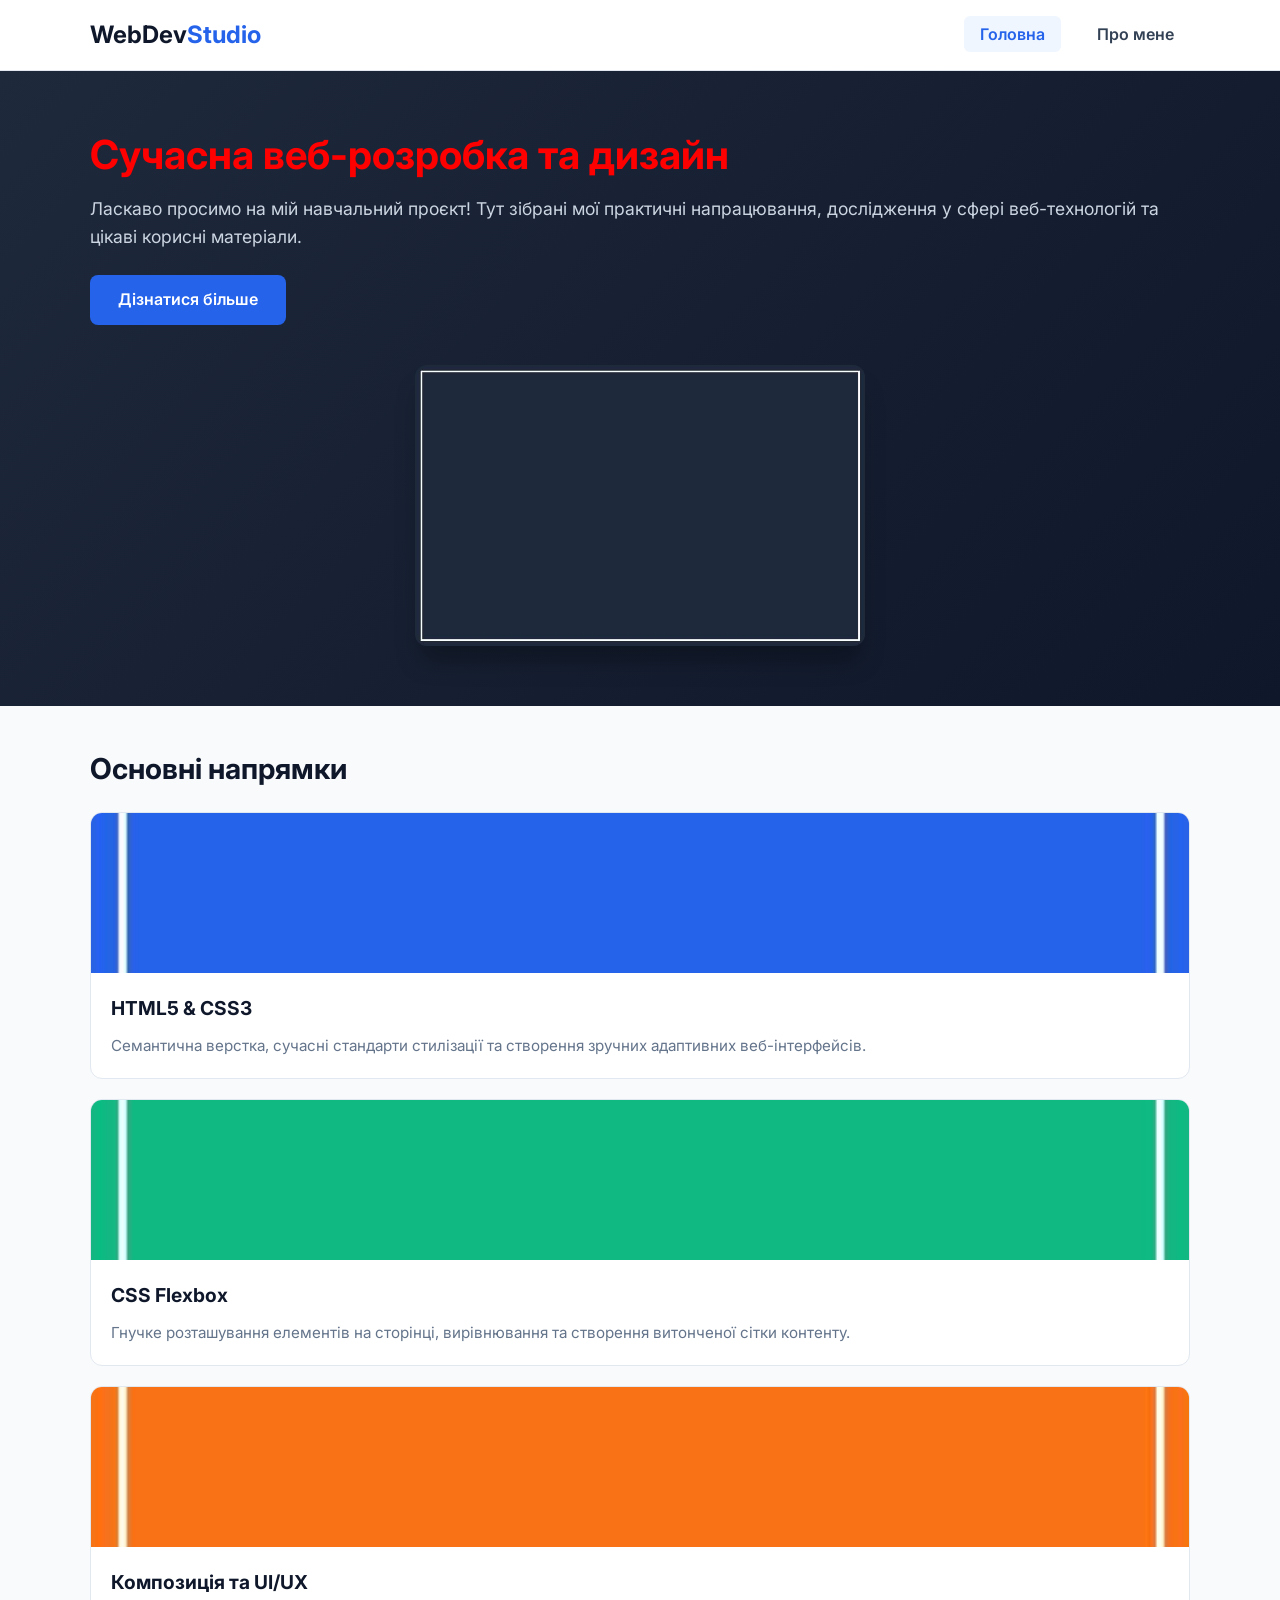
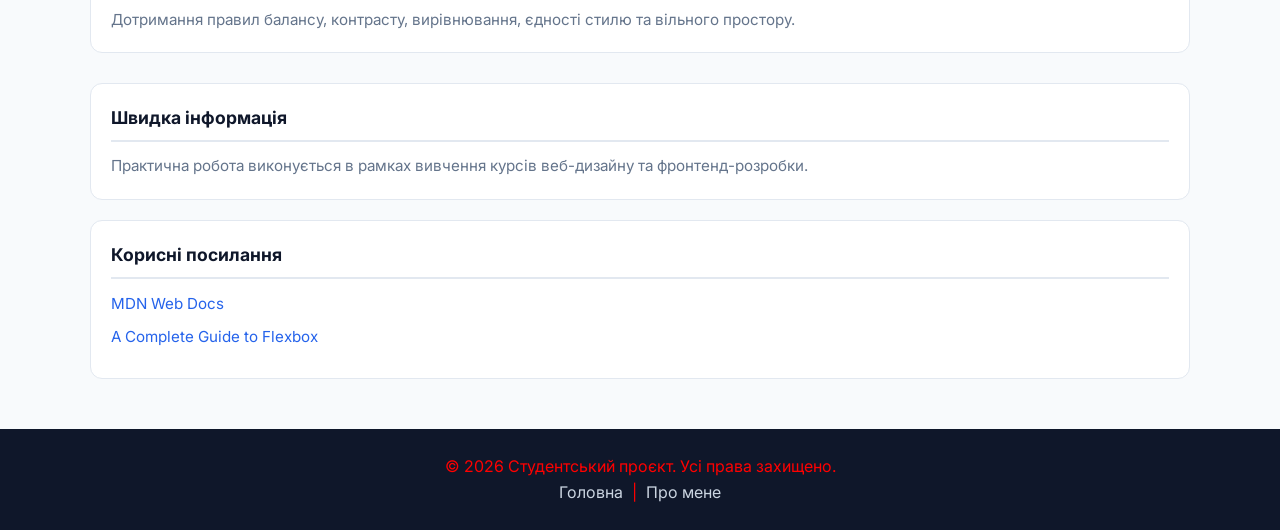
<file: index.html>
<!DOCTYPE html>
<html lang="uk">
<head>
    <meta charset="UTF-8">
    <meta name="viewport" content="width=device-width, initial-scale=1.0">
    <title>Головна - IT & Web Design</title>
    <link rel="stylesheet" href="style.css">
    <link rel="preconnect" href="https://fonts.googleapis.com">
    <link rel="preconnect" href="https://fonts.gstatic.com" crossorigin>
    <link href="https://fonts.googleapis.com/css2?family=Inter:wght@300;400;600;700&display=swap" rel="stylesheet">
</head>
<body>

    <!-- Шапка сайту -->
    <header class="site-header">
        <div class="container header-container">
            <div class="logo">
                <a href="index.html">WebDev<span>Studio</span></a>
            </div>
            <nav class="main-nav">
                <ul class="nav-list">
                    <li><a href="index.html" class="active">Головна</a></li>
                    <li><a href="about.html">Про мене</a></li>
                </ul>
            </nav>
        </div>
    </header>

    <!-- Головний банер (Hero Section) -->
    <section class="hero-section">
        <div class="container hero-container">
            <div class="hero-content">
                <h1>Сучасна веб-розробка та дизайн</h1>
                <p>Ласкаво просимо на мій навчальний проєкт! Тут зібрані мої практичні напрацювання, дослідження у сфері веб-технологій та цікаві корисні матеріали.</p>
                <a href="about.html" class="btn">Дізнатися більше</a>
            </div>
            <div class="hero-image">
                <img src="images/hero.jpg" alt="Веб-розробка">
            </div>
        </div>
    </section>

    <!-- Основний контент з боковою панеллю -->
    <main class="container main-content">
        <section class="cards-section">
            <h2 class="section-title" onclick="popWindow()" id="for_test">Основні напрямки</h2>
            <div class="cards-grid">
                <article class="card">
                    <img src="images/card1.jpg" alt="HTML5 & CSS3">
                    <div class="card-body">
                        <h3>HTML5 & CSS3</h3>
                        <p>Семантична верстка, сучасні стандарти стилізації та створення зручних адаптивних веб-інтерфейсів.</p>
                    </div>
                </article>
                <article class="card">
                    <img src="images/card2.jpg" alt="Flexbox Layout">
                    <div class="card-body">
                        <h3>CSS Flexbox</h3>
                        <p>Гнучке розташування елементів на сторінці, вирівнювання та створення витонченої сітки контенту.</p>
                    </div>
                </article>
                <article class="card">
                    <img src="images/card3.jpg" alt="UI/UX Design">
                    <div class="card-body">
                        <h3>Композиція та UI/UX</h3>
                        <p>Дотримання правил балансу, контрасту, вирівнювання, єдності стилю та вільного простору.</p>
                    </div>
                </article>
            </div>
        </section>

        <aside class="sidebar">
            <div class="widget">
                <h3>Швидка інформація</h3>
                <p>Практична робота виконується в рамках вивчення курсів веб-дизайну та фронтенд-розробки.</p>
            </div>
            <div class="widget">
                <h3>Корисні посилання</h3>
                <ul class="widget-list">
                    <li><a href="https://developer.mozilla.org/" target="_blank">MDN Web Docs</a></li>
                    <li><a href="https://css-tricks.com/snippets/css/a-guide-to-flexbox/" target="_blank">A Complete Guide to Flexbox</a></li>
                </ul>
            </div>
        </aside>
    </main>

    <!-- Підвал сайту -->
    <footer class="site-footer">
        <div class="container footer-container">
            <p>&copy; 2026 Студентський проєкт. Усі права захищено.</p>
            <div class="footer-links">
                <a href="index.html">Головна</a> | 
                <a href="about.html">Про мене</a>
            </div>
        </div>
    </footer>
 <script src="script.js"></script>
</body>
</html>
</file>
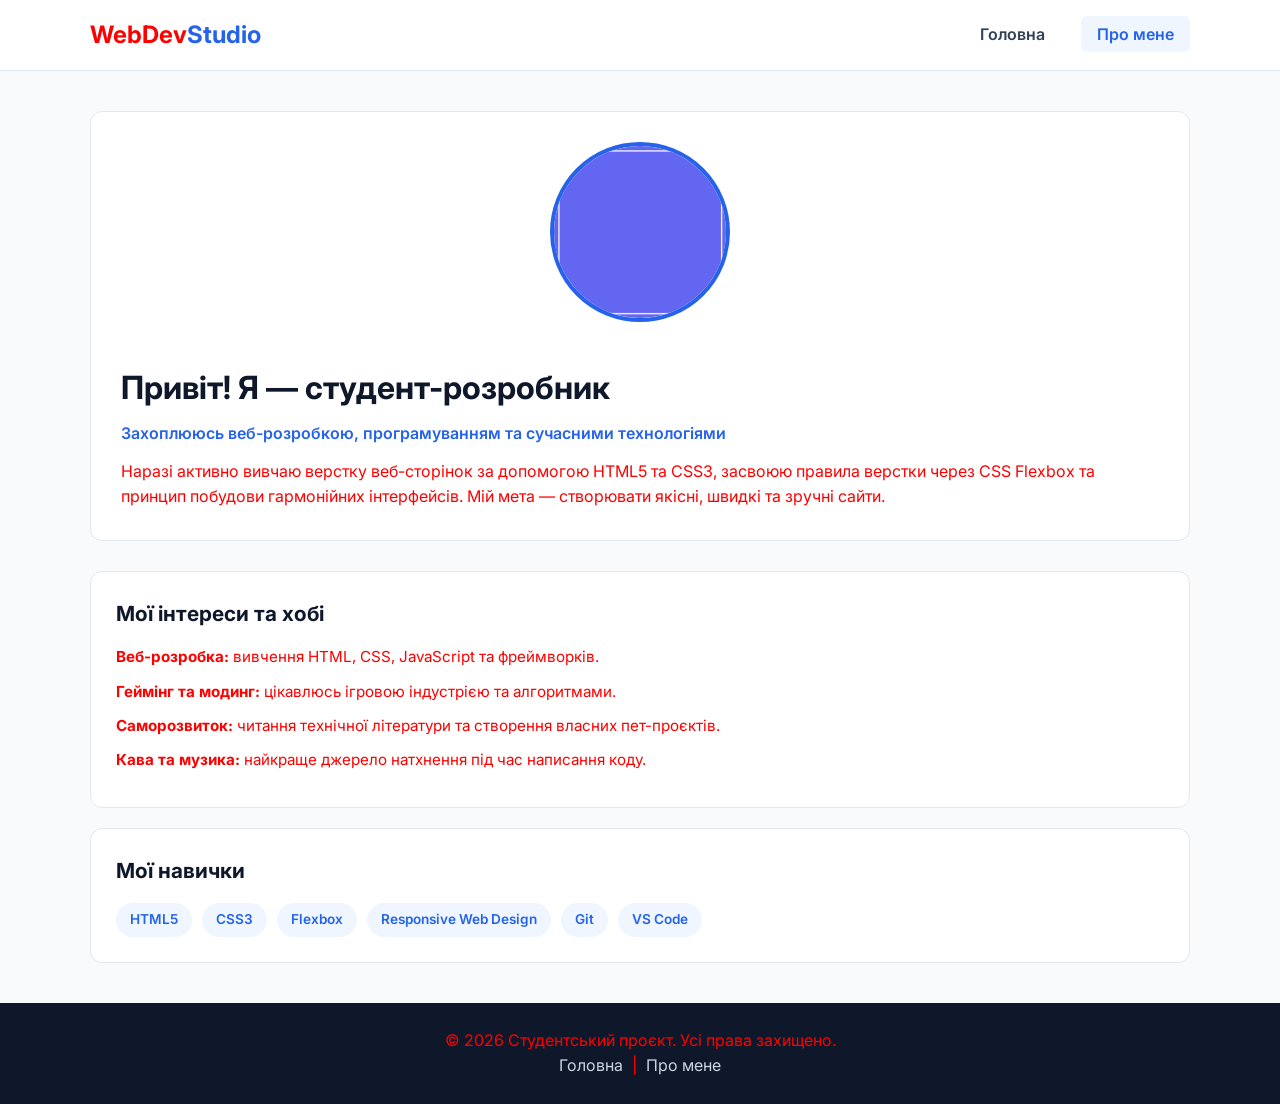
<file: about.html>
<!DOCTYPE html>
<html lang="uk">
<head>
    <meta charset="UTF-8">
    <meta name="viewport" content="width=device-width, initial-scale=1.0">
    <title>Про мене - IT & Web Design</title>
    <link rel="stylesheet" href="style.css">
    <link rel="preconnect" href="https://fonts.googleapis.com">
    <link rel="preconnect" href="https://fonts.gstatic.com" crossorigin>
    <link href="https://fonts.googleapis.com/css2?family=Inter:wght@300;400;600;700&display=swap" rel="stylesheet">
</head>
<body>

    <!-- Шапка сайту -->
    <header class="site-header">
        <div class="container header-container">
            <div class="logo">
                <a href="index.html" style="color: red" >WebDev<span>Studio</span></a>
            </div>
            <nav class="main-nav">
                <ul class="nav-list">
                    <li><a href="index.html">Головна</a></li>
                    <li><a href="about.html" class="active">Про мене</a></li>
                </ul>
            </nav>
        </div>
    </header>
	
    <!-- Про мене - Основна секція -->
    <main class="container about-page">
        <section class="about-profile">
            <div class="profile-image">
                <img src="images/profile.jpg" alt="Фото студента">
            </div>
            <div class="profile-info">
                <h1>Привіт! Я — студент-розробник</h1>
                <p class="subtitle">Захоплююсь веб-розробкою, програмуванням та сучасними технологіями</p>
                <p>Наразі активно вивчаю верстку веб-сторінок за допомогою HTML5 та CSS3, засвоюю правила верстки через CSS Flexbox та принцип побудови гармонійних інтерфейсів. Мій мета — створювати якісні, швидкі та зручні сайти.</p>
            </div>
        </section>

        <section class="about-details">
            <div class="detail-box">
                <h2>Мої інтереси та хобі</h2>
                <ul class="interests-list">
                    <li><strong>Веб-розробка:</strong> вивчення HTML, CSS, JavaScript та фреймворків.</li>
                    <li><strong>Геймінг та модинг:</strong> цікавлюсь ігровою індустрією та алгоритмами.</li>
                    <li><strong>Саморозвиток:</strong> читання технічної літератури та створення власних пет-проєктів.</li>
                    <li><strong>Кава та музика:</strong> найкраще джерело натхнення під час написання коду.</li>
                </ul>
            </div>

            <div class="detail-box">
                <h2>Мої навички</h2>
                <div class="skills-tags">
                    <span class="tag">HTML5</span>
                    <span class="tag">CSS3</span>
                    <span class="tag">Flexbox</span>
                    <span class="tag">Responsive Web Design</span>
                    <span class="tag">Git</span>
                    <span class="tag">VS Code</span>
                </div>
            </div>
        </section>
    </main>

    <!-- Підвал сайту -->
    <footer class="site-footer">
        <div class="container footer-container">
            <p>&copy; 2026 Студентський проєкт. Усі права захищено.</p>
            <div class="footer-links">
                <a href="index.html">Головна</a> | 
                <a href="about.html">Про мене</a>
            </div>
        </div>
    </footer>

</body>
</html>
</file>
<file: style.css>
/* ==========================================================================
   ОСНОВНІ СТИЛІ ТА СКИДАННЯ (RESET & VARIABLES)
   ========================================================================== */

:root {
    --primary-color: #2563eb;       /* Акцентний синій */
    --primary-hover: #1d4ed8;
    --dark-color: #0f172a;          /* Текст та темні елементи */
    --light-bg: #f8fafc;            /* Світлий фон сторінки */
    --card-bg: #ffffff;             /* Фон карток */
    --text-color: #334155;          /* Основний колір тексту */
    --text-light: #64748b;         /* Другорядний текст */
    --border-color: #e2e8f0;       /* Колір меж */
    --font-family: 'Inter', system-ui, -apple-system, sans-serif;
    --border-radius: 12px;
    --transition: all 0.3s ease;
}

* {
    box-sizing: border-box;
    margin: 0;
    padding: 0;
}

body {
    font-family: var(--font-family);
    background-color: var(--light-bg);
    color: var(--text-color);
    line-height: 1.6;
    display: flex;
    flex-direction: column;
    min-height: 100vh;
}

/* Контейнер для центрування з дотриманням полів */
.container {
    width: 100%;
    max-width: 1140px;
    margin: 0 auto;
    padding: 0 20px;
}

/* ==========================================================================
   ШАПКА ТА НАВІГАЦІЯ (HEADER & NAV) - FLEXBOX
   ========================================================================== */

.site-header {
    background-color: var(--card-bg);
    border-bottom: 1px solid var(--border-color);
    position: sticky;
    top: 0;
    z-index: 100;
}

.header-container {
    display: flex;
    justify-content: space-between;
    align-items: center;
    height: 70px;
}

.logo a {
    font-size: 1.5rem;
    font-weight: 700;
    color: var(--dark-color);
    text-decoration: none;
}

.logo a span {
    color: var(--primary-color);
}

.nav-list {
    display: flex;
    list-style: none;
    gap: 20px;
}

.nav-list a {
    text-decoration: none;
    color: var(--text-color);
    font-weight: 600;
    padding: 8px 16px;
    border-radius: 6px;
    transition: var(--transition);
}

.nav-list a:hover,
.nav-list a.active {
    color: var(--primary-color);
    background-color: #eff6ff;
}

/* ==========================================================================
   HERO СЕКЦІЯ (HERO BANNER) - FLEXBOX
   ========================================================================== */

.hero-section {
    background: linear-gradient(135deg, #1e293b 0%, #0f172a 100%);
    color: #ffffff;
    padding: 60px 0;
    margin-bottom: 40px;
}

.hero-container {
    display: flex;
    align-items: center;
    justify-content: space-between;
    gap: 40px;
}

.hero-content {
    flex: 1;
}

.hero-content h1 {
    font-size: 2.5rem;
    line-height: 1.2;
    margin-bottom: 16px;
}

.hero-content p {
    font-size: 1.1rem;
    color: #cbd5e1;
    margin-bottom: 24px;
}

.btn {
    display: inline-block;
    background-color: var(--primary-color);
    color: #ffffff;
    padding: 12px 28px;
    text-decoration: none;
    border-radius: 8px;
    font-weight: 600;
    transition: var(--transition);
}

.btn:hover {
    background-color: var(--primary-hover);
    transform: translateY(-2px);
}

.hero-image {
    flex: 1;
    display: flex;
    justify-content: center;
}

.hero-image img {
    width: 100%;
    max-width: 450px;
    border-radius: var(--border-radius);
    box-shadow: 0 20px 25px -5px rgba(0, 0, 0, 0.3);
}

/* ==========================================================================
   ОСНОВНА ЧАСТИНА (MAIN CONTENT & SIDEBAR) - FLEXBOX
   ========================================================================== */

.main-content {
    display: flex;
    gap: 30px;
    margin-bottom: 50px;
    flex: 1;
}

.cards-section {
    flex: 3;
}

.section-title {
    font-size: 1.8rem;
    margin-bottom: 20px;
    color: var(--dark-color);
}

.cards-grid {
    display: flex;
    gap: 20px;
    flex-wrap: wrap;
}

.card {
    background-color: var(--card-bg);
    border: 1px solid var(--border-color);
    border-radius: var(--border-radius);
    overflow: hidden;
    flex: 1 1 calc(33.333% - 14px);
    min-width: 220px;
    display: flex;
    flex-direction: column;
    transition: var(--transition);
}

.card:hover {
    transform: translateY(-5px);
    box-shadow: 0 10px 15px -3px rgba(0, 0, 0, 0.1);
}

.card img {
    width: 100%;
    height: 160px;
    object-fit: cover;
}

.card-body {
    padding: 20px;
    display: flex;
    flex-direction: column;
    flex: 1;
}

.card-body h3 {
    margin-bottom: 10px;
    font-size: 1.2rem;
    color: var(--dark-color);
}

.card-body p {
    color: var(--text-light);
    font-size: 0.95rem;
}

/* Sidebar */
.sidebar {
    flex: 1;
    display: flex;
    flex-direction: column;
    gap: 20px;
    min-width: 250px;
}

.widget {
    background-color: var(--card-bg);
    padding: 20px;
    border-radius: var(--border-radius);
    border: 1px solid var(--border-color);
}

.widget h3 {
    margin-bottom: 12px;
    font-size: 1.1rem;
    color: var(--dark-color);
    border-bottom: 2px solid var(--border-color);
    padding-bottom: 8px;
}

.widget p {
    font-size: 0.95rem;
    color: var(--text-light);
}

.widget-list {
    list-style: none;
}

.widget-list li {
    margin-bottom: 8px;
}

.widget-list a {
    color: var(--primary-color);
    text-decoration: none;
    font-size: 0.95rem;
}

.widget-list a:hover {
    text-decoration: underline;
}

/* ==========================================================================
   СТОРОНА "ПРО МЕНЕ" (ABOUT PAGE) - FLEXBOX
   ========================================================================== */

.about-page {
    padding: 40px 20px;
    flex: 1;
}

.about-profile {
    display: flex;
    align-items: center;
    gap: 40px;
    background-color: var(--card-bg);
    padding: 30px;
    border-radius: var(--border-radius);
    border: 1px solid var(--border-color);
    margin-bottom: 30px;
}

.profile-image img {
    width: 180px;
    height: 180px;
    border-radius: 50%;
    object-fit: cover;
    border: 4px solid var(--primary-color);
}

.profile-info {
    flex: 1;
}

.profile-info h1 {
    font-size: 2rem;
    color: var(--dark-color);
    margin-bottom: 8px;
}

.profile-info .subtitle {
    font-weight: 600;
    color: var(--primary-color);
    margin-bottom: 12px;
}

.about-details {
    display: flex;
    gap: 20px;
}

.detail-box {
    flex: 1;
    background-color: var(--card-bg);
    padding: 25px;
    border-radius: var(--border-radius);
    border: 1px solid var(--border-color);
}

.detail-box h2 {
    font-size: 1.3rem;
    margin-bottom: 15px;
    color: var(--dark-color);
}

.interests-list {
    list-style: none;
}

.interests-list li {
    margin-bottom: 10px;
    font-size: 0.95rem;
}

.skills-tags {
    display: flex;
    flex-wrap: wrap;
    gap: 10px;
}

.tag {
    background-color: #eff6ff;
    color: var(--primary-color);
    padding: 6px 14px;
    border-radius: 20px;
    font-size: 0.85rem;
    font-weight: 600;
}

/* ==========================================================================
   ПІДВАЛ (FOOTER) - FLEXBOX
   ========================================================================== */

.site-footer {
    background-color: var(--dark-color);
    color: #94a3b8;
    padding: 25px 0;
    margin-top: auto;
}

.footer-container {
    display: flex;
    justify-content: space-between;
    align-items: center;
}

.footer-links a {
    color: #cbd5e1;
    text-decoration: none;
    margin: 0 5px;
    transition: var(--transition);
}

.footer-links a:hover {
    color: #ffffff;
}
@media (max-width: 1300px) {
    .hero-container, .main-content, .about-profile, .about-details, .footer-container {
        flex-direction: column;
		color: red;
    }
    
    .card {
        flex: 1 1 100%;
    }

    .profile-image {
        display: flex;
        justify-content: center;
    }
}
.nav-list a:hover,
.nav-list a.active {
    color: var(--primary-color); 
    background-color: #eff6ff;
}
/* Адаптивність для мобільних пристроїв */
@media (max-width: 768px) {
    .hero-container, .main-content, .about-profile, .about-details, .footer-container {
        flex-direction: column;
		color: blue;
    }
    
    .card {
        flex: 1 1 100%;
    }

    .profile-image {
        display: flex;
        justify-content: center;
    }
}
.nav-list a:hover,
.nav-list a.active {
    color: var(--primary-color); 
    background-color: #eff6ff;
}


.nav-list a.active {  color: var(--primary-color); }
</file>
